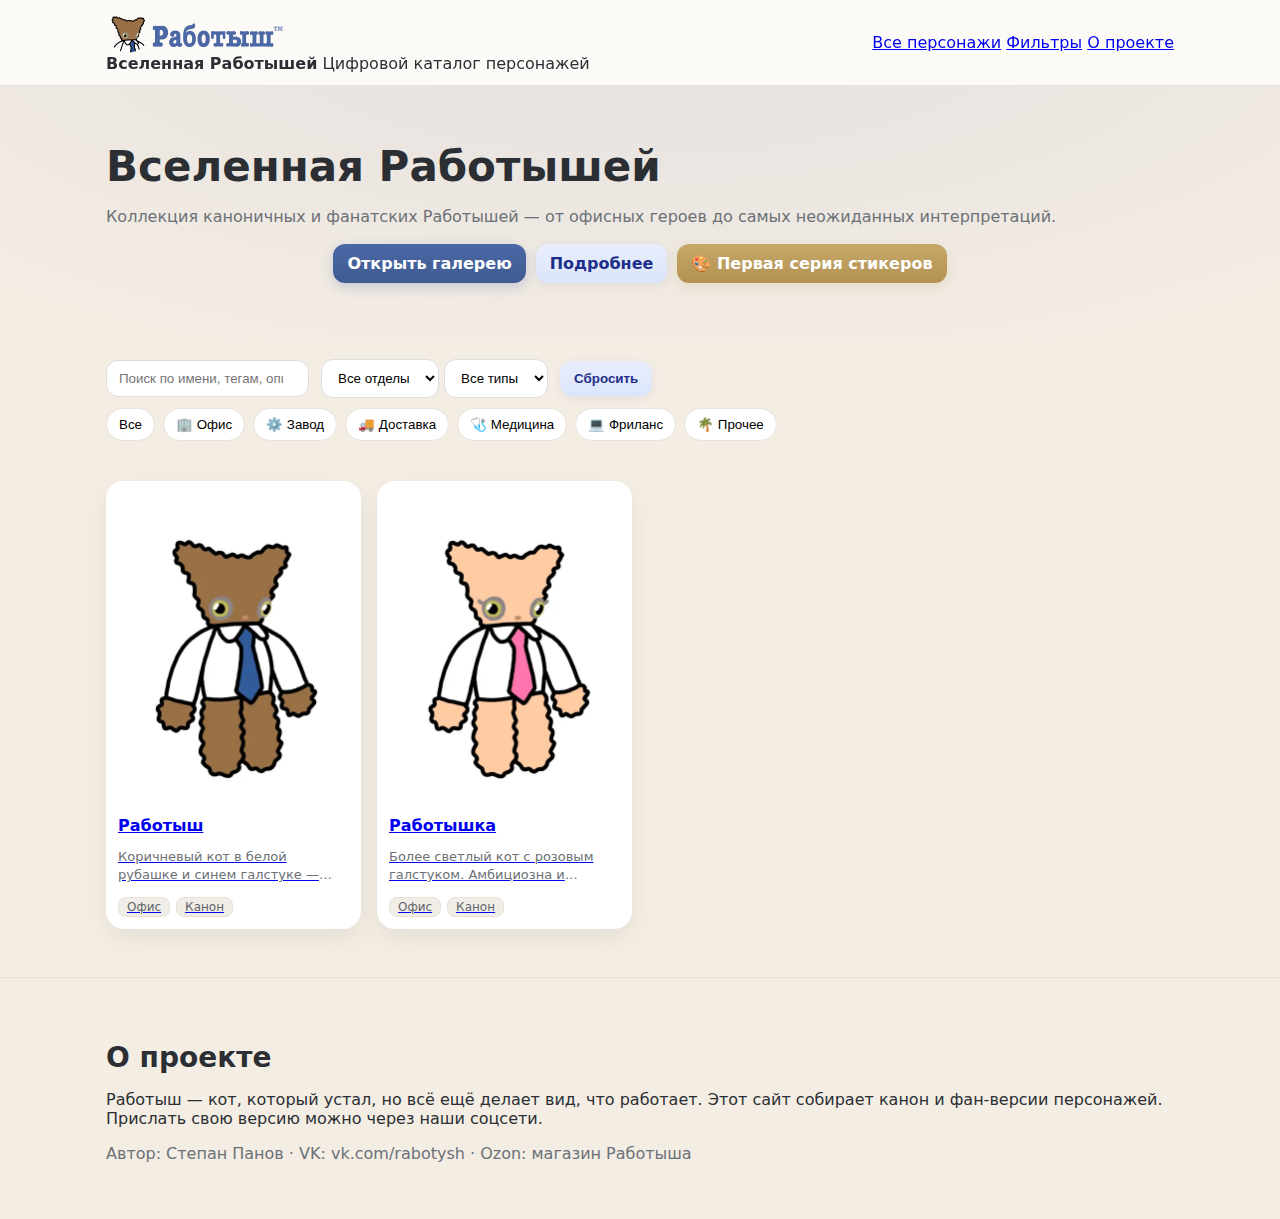
<file: index.html>
<!doctype html>
<html lang="ru">
<head>
  <meta charset="utf-8">
  <meta name="viewport" content="width=device-width,initial-scale=1">
  <title>Вселенная Работышей</title>

  <!-- 🌐 Мета -->
  <meta name="description" content="Вселенная Работышей — цифровой каталог персонажей. Коллекция каноничных и фанатских Работышей.">
  <meta property="og:image" content="images/logo.png?v=3">

  <!-- 🎨 Стили -->
  <link rel="stylesheet" href="styles.css?v=3">

  <!-- 📱 Иконки -->
  <link rel="icon" type="image/png" sizes="32x32" href="favicon-32x32.png?v=3">
  <link rel="icon" type="image/png" sizes="16x16" href="favicon-16x16.png?v=3">
  <link rel="apple-touch-icon" sizes="180x180" href="apple-touch-icon.png?v=3">
  <link rel="manifest" href="site.webmanifest?v=3">
</head>

<body>
  <!-- 🔹 ШАПКА -->
  <header class="site-header">
    <div class="container" style="display:flex;align-items:center;justify-content:space-between;padding:12px 16px">
      <div class="brand">
        <a href="/" class="logo">
          <img src="images/logo.png?v=3" alt="Работыш">
        </a>
        <div class="brand-text">
          <strong>Вселенная Работышей</strong>
          <span>Цифровой каталог персонажей</span>
        </div>
      </div>
      <nav class="nav">
        <a href="#" data-jump="gallery">Все персонажи</a>
        <a href="#" data-jump="filters">Фильтры</a>
        <a href="#" data-jump="about">О проекте</a>
      </nav>
    </div>
  </header>

  <!-- 🔹 ОСНОВНОЙ КОНТЕНТ -->
  <main>
    <!-- HERO -->
    <section class="hero">
      <div class="container hero-inner">
        <h1>Вселенная Работышей</h1>
        <p class="lead">Коллекция каноничных и фанатских Работышей — от офисных героев до самых неожиданных интерпретаций.</p>
        <div class="hero-actions">
          <a class="btn" href="#" data-jump="gallery">Открыть галерею</a>
          <a class="btn btn-quiet" href="#" data-jump="about">Подробнее</a>
          <a class="btn btn-special" href="stickers1/">🎨 Первая серия стикеров</a>
        </div>
      </div>
    </section>

    <!-- FILTERS -->
    <section id="filters" class="filters">
      <div class="container">
        <div class="filters-row">
          <div class="search">
            <input id="q" type="search" placeholder="Поиск по имени, тегам, описанию…">
          </div>
          <div class="selects">
            <select id="f-dept">
              <option value="">Все отделы</option>
              <option value="office">Офис</option>
              <option value="factory">Завод</option>
              <option value="delivery">Доставка</option>
              <option value="med">Медицина</option>
              <option value="freelance">Фриланс</option>
              <option value="other">Другое</option>
            </select>
            <select id="f-type">
              <option value="">Все типы</option>
              <option value="canon">Канон</option>
              <option value="fanart">Фан</option>
            </select>
          </div>
          <button id="reset" class="btn btn-quiet">Сбросить</button>
        </div>

        <div class="pills" aria-label="Быстрые разделы">
          <button class="pill" data-dept="">Все</button>
          <button class="pill" data-dept="office">🏢 Офис</button>
          <button class="pill" data-dept="factory">⚙️ Завод</button>
          <button class="pill" data-dept="delivery">🚚 Доставка</button>
          <button class="pill" data-dept="med">🩺 Медицина</button>
          <button class="pill" data-dept="freelance">💻 Фриланс</button>
          <button class="pill" data-dept="other">🌴 Прочее</button>
        </div>
      </div>
    </section>

    <!-- GALLERY -->
    <section id="gallery" class="gallery">
      <div class="container">
        <div id="grid" class="grid" aria-live="polite"></div>
        <div id="empty" class="empty" hidden>Ничего не найдено. Возможно, этот Работыш в отпуске.</div>
      </div>
    </section>

    <!-- ABOUT -->
    <section id="about" class="about">
      <div class="container">
        <h2>О проекте</h2>
        <p>
          Работыш — кот, который устал, но всё ещё делает вид, что работает. Этот сайт собирает канон и фан-версии персонажей.
          Прислать свою версию можно через наши соцсети.
        </p>
        <p class="muted">Автор: Степан Панов · VK: vk.com/rabotysh · Ozon: магазин Работыша</p>
      </div>
    </section>
  </main>

  <!-- 🔹 МОДАЛ -->
  <dialog id="modal" class="modal">
    <button class="modal-close" aria-label="Закрыть">✕</button>
    <div class="modal-body">
      <div class="modal-media"><img id="m-img" alt=""></div>
      <div class="modal-meta">
        <h3 id="m-name"></h3>
        <p id="m-desc"></p>
        <div class="meta-rows">
          <div class="meta-row"><span>Отдел:</span> <span id="m-dept"></span></div>
          <div class="meta-row"><span>Тип:</span> <span id="m-type"></span></div>
          <div class="meta-row" id="m-author-row"><span>Автор:</span> <span id="m-author"></span></div>
          <div class="meta-row" id="m-links-row"><span>Ссылки:</span> <span id="m-links"></span></div>
        </div>
      </div>
    </div>
  </dialog>

  <!-- ⚙️ СКРИПТ -->
  <script src="app.js?v=3"></script>
  <noscript>Для работы галереи нужен JavaScript.</noscript>
</body>
</html>
</file>
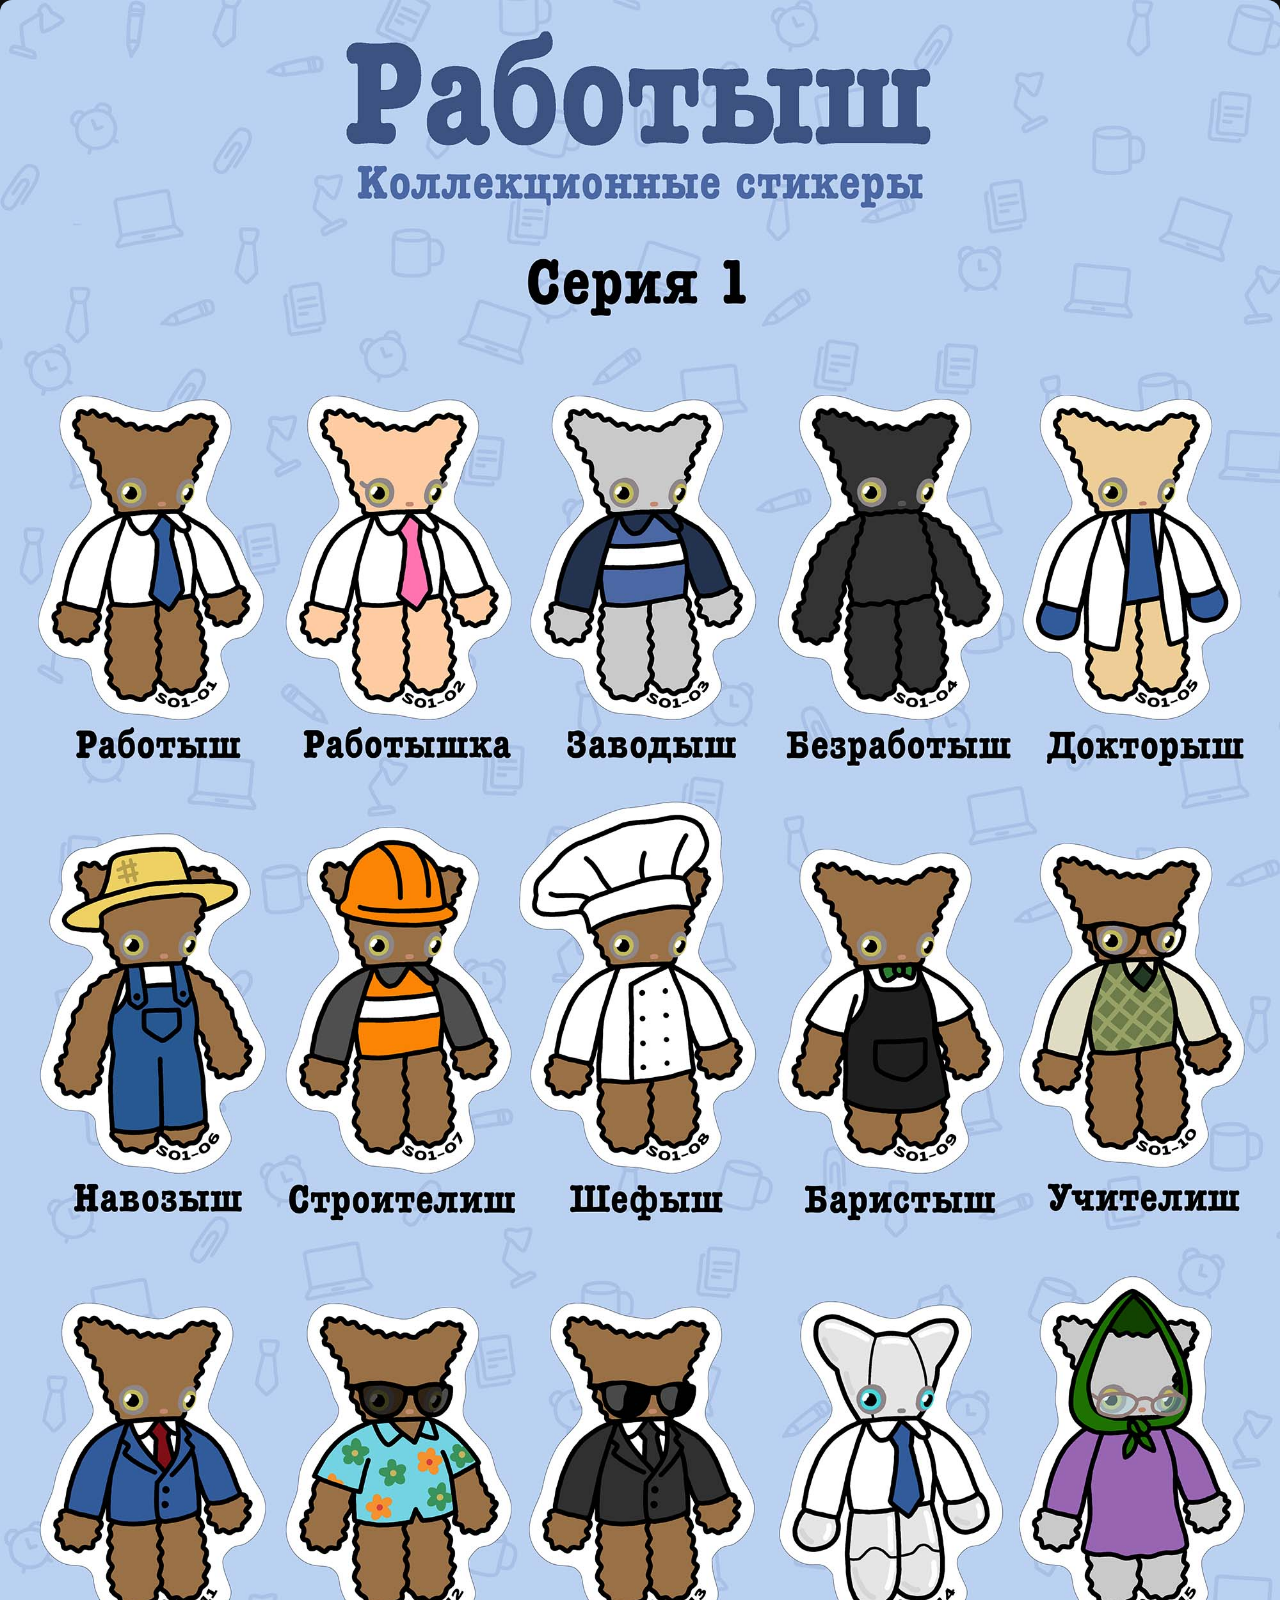
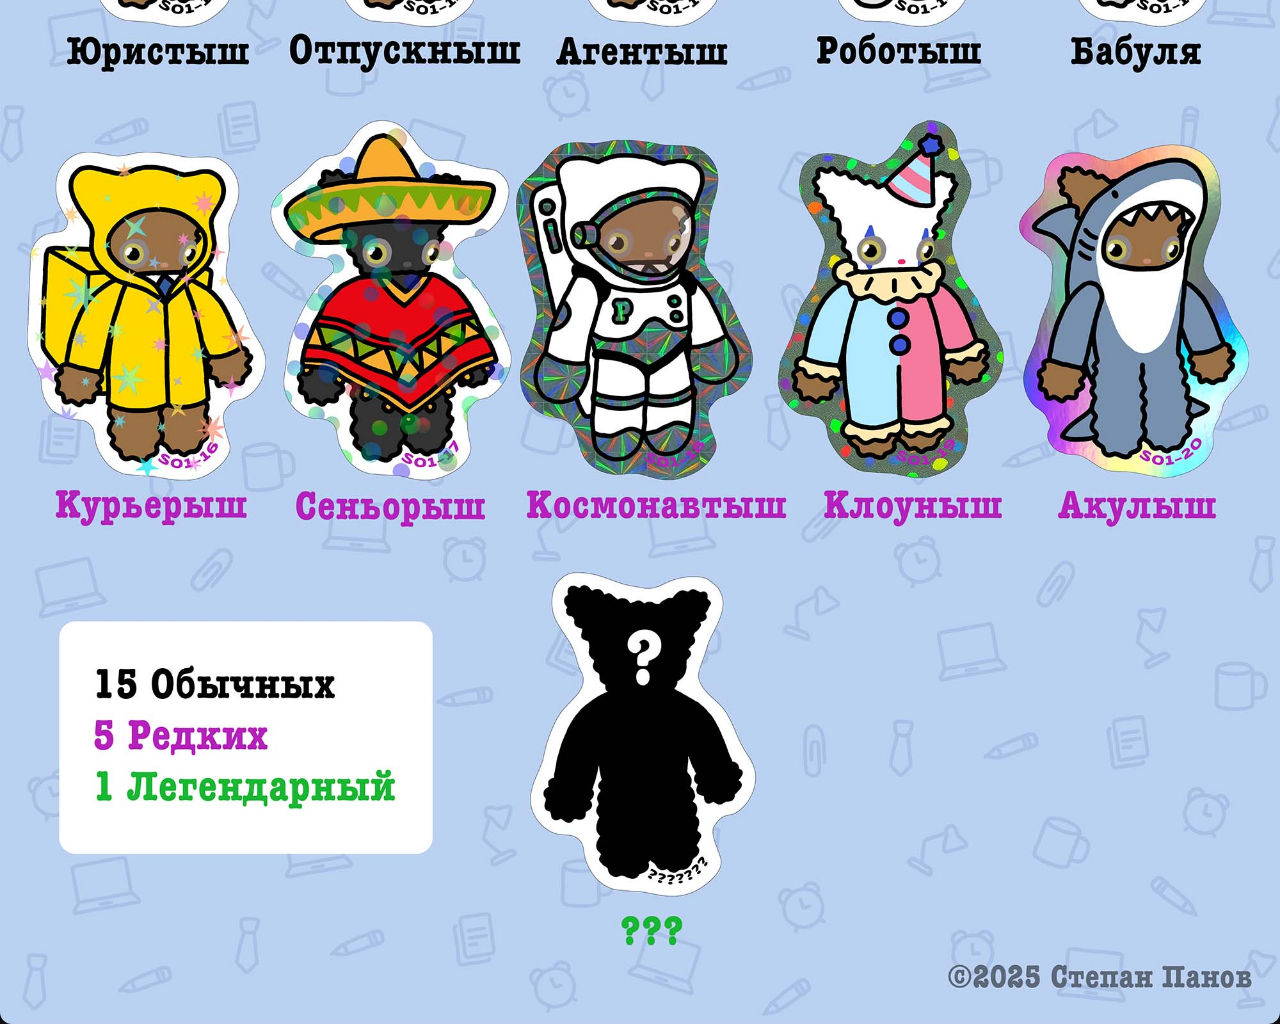
<file: stickers1/index.html>
<!doctype html>
<html lang="ru">
<head>
  <link rel="apple-touch-icon" sizes="180x180" href="/apple-touch-icon.png">
<link rel="icon" type="image/png" sizes="32x32" href="/favicon-32x32.png">
<link rel="icon" type="image/png" sizes="16x16" href="/favicon-16x16.png">
<link rel="manifest" href="/site.webmanifest">
  <meta charset="utf-8" />
  <meta name="viewport" content="width=device-width, initial-scale=1" />
  <title>Работыш — Стикеры Серия 1</title>
  <style>
    body{margin:0;background:#111;display:flex;justify-content:center;align-items:center;min-height:100vh}
    img{max-width:100%;height:auto;border-radius:12px;box-shadow:0 10px 30px rgba(0,0,0,.5)}
  </style>
</head>
<body>
  <img src="stickers1-full.jpg" alt="Стикеры Работыш Серия 1">
</body>
</html>
</file>
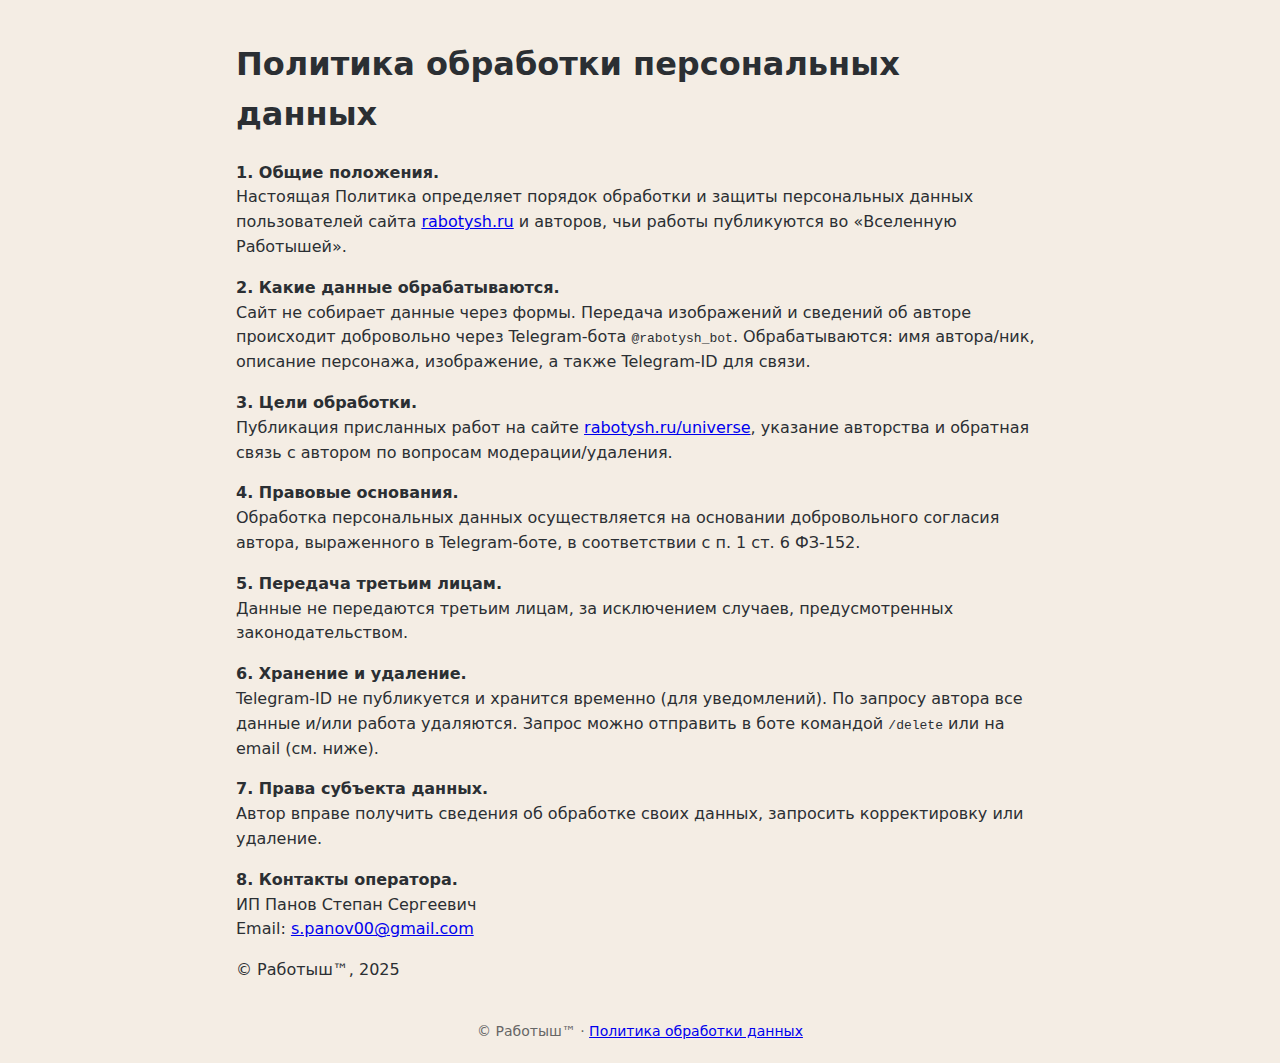
<file: privacy.html>
<!doctype html>
<html lang="ru">
<head>
  <meta charset="utf-8">
  <meta name="viewport" content="width=device-width,initial-scale=1">
  <title>Политика обработки персональных данных — Работыш</title>
  <meta name="theme-color" content="#F4EDE4">
  <link rel="stylesheet" href="/styles.css">
  <meta name="robots" content="index,follow">
</head>
<body>
  <main style="max-width:840px;margin:40px auto;padding:0 16px;line-height:1.55;">
    <h1>Политика обработки персональных данных</h1>

    <p><strong>1. Общие положения.</strong><br>
      Настоящая Политика определяет порядок обработки и защиты персональных данных пользователей сайта
      <a href="https://rabotysh.ru">rabotysh.ru</a> и авторов, чьи работы публикуются во «Вселенную Работышей».</p>

    <p><strong>2. Какие данные обрабатываются.</strong><br>
      Сайт не собирает данные через формы. Передача изображений и сведений об авторе происходит
      добровольно через Telegram-бота <code>@rabotysh_bot</code>. Обрабатываются: имя автора/ник,
      описание персонажа, изображение, а также Telegram-ID для связи.</p>

    <p><strong>3. Цели обработки.</strong><br>
      Публикация присланных работ на сайте <a href="https://rabotysh.ru/universe">rabotysh.ru/universe</a>,
      указание авторства и обратная связь с автором по вопросам модерации/удаления.</p>

    <p><strong>4. Правовые основания.</strong><br>
      Обработка персональных данных осуществляется на основании добровольного согласия автора,
      выраженного в Telegram-боте, в соответствии с п. 1 ст. 6 ФЗ-152.</p>

    <p><strong>5. Передача третьим лицам.</strong><br>
      Данные не передаются третьим лицам, за исключением случаев, предусмотренных законодательством.</p>

    <p><strong>6. Хранение и удаление.</strong><br>
      Telegram-ID не публикуется и хранится временно (для уведомлений). По запросу автора все данные
      и/или работа удаляются. Запрос можно отправить в боте командой <code>/delete</code>
      или на email (см. ниже).</p>

    <p><strong>7. Права субъекта данных.</strong><br>
      Автор вправе получить сведения об обработке своих данных, запросить корректировку или удаление.</p>

    <p><strong>8. Контакты оператора.</strong><br>
      ИП Панов Степан Сергеевич<br>
      Email: <a href="mailto:s.panov00@gmail.com">s.panov00@gmail.com</a></p>

    <p>© Работыш™, 2025</p>
  </main>

  <footer style="text-align:center;font-size:14px;color:#666;margin:24px 0;">
    © Работыш™ · <a href="/privacy.html">Политика обработки данных</a>
  </footer>
</body>
</html>
</file>
<file: styles.css>
:root{
  --bg:#F4EDE4; 
  --card:#fff; 
  --text:#2B2F33; 
  --muted:#6C7177; 
  --accent:#4A68A4; /* фирменный синий */
  --radius:18px; 
  --shadow:0 10px 24px rgba(0,0,0,.06);
}

/* base */
*{box-sizing:border-box}
body{
  margin:0;
  background:var(--bg);
  color:var(--text);
  font-family:Inter, system-ui, -apple-system, Segoe UI, Roboto, Arial, sans-serif;
}
.container{max-width:1100px;margin:0 auto;padding:0 16px}

/* header */
.site-header{
  position:sticky; top:0; z-index:50;
  background:rgba(255,255,255,.7);
  backdrop-filter:blur(8px);
  border-bottom:1px solid #e9e3da;
}
.header-inner{display:flex;align-items:center;justify-content:space-between;padding:10px 16px}
.logo img{height:42px;width:auto;display:block}

/* hero */
.hero{
  padding:56px 0;
  background:radial-gradient(1000px 400px at 50% -100px,rgba(74,104,164,.10),transparent);
}
.hero h1{font-size:42px;margin:0 0 8px}
.lead{color:var(--muted)}
.hero-actions{margin-top:18px;display:flex;gap:10px;flex-wrap:wrap;justify-content:center}

/* buttons */
.btn{
  background:var(--accent);
  color:#fff;
  border:none;
  border-radius:12px;
  padding:10px 14px;
  font-weight:600;
  text-decoration:none;
  transition:opacity .2s, transform .15s;
}
.btn:hover{
  opacity:.9;
  transform:translateY(-1px);
}
.btn-quiet{
  background:#e9eefb;
  color:#1d2f8a;
}
.btn-special{
  background:#C6A869;
  color:#fff;
}

/* filters */
.filters{padding:20px 0}
.filters-row{display:flex;gap:12px;align-items:center;flex-wrap:wrap}
.search input,.selects select{
  padding:10px 12px;
  border-radius:12px;
  border:1px solid #ddd;
  background:#fff;
}
.pills{margin-top:10px;display:flex;gap:8px;flex-wrap:wrap}
.pill{
  background:#fff;
  border:1px solid #e6e2da;
  border-radius:999px;
  padding:8px 12px;
  cursor:pointer;
}

/* gallery */
.gallery{padding:20px 0 48px}
.grid{
  display:grid;
  grid-template-columns:repeat(auto-fill,minmax(220px,1fr));
  gap:16px;
}
.card{
  background:var(--card);
  border-radius:var(--radius);
  box-shadow:var(--shadow);
  overflow:hidden;
  transition:transform .15s ease;
}
.card:hover{transform:translateY(-3px)}
.thumb{width:100%;aspect-ratio:4/5;object-fit:cover;background:#f5f1ea}
.card-body{padding:12px}
.card h3{margin:0 0 4px;font-size:16px}
.desc{
  color:var(--muted);
  font-size:13px;
  line-height:1.4;
  -webkit-line-clamp:2;
  display:-webkit-box;
  -webkit-box-orient:vertical;
  overflow:hidden;
}
.meta{
  margin-top:8px;
  font-size:12px;
  color:#61656b;
  display:flex;
  gap:6px;
  flex-wrap:wrap;
}
.meta .chip{
  background:#f1eee8;
  border:1px solid #e7e1d9;
  border-radius:8px;
  padding:2px 8px;
}

/* about */
.about{padding:40px 0;border-top:1px solid #e9e3da}
.about h2{font-size:28px;margin-bottom:10px}
.about .muted{color:var(--muted)}

/* footer universal */
.footer{
  border-top:1px solid #e9e3da;
  background:rgba(255,255,255,.5);
  padding:24px 0;
}
.footer-inner{
  display:flex;
  align-items:center;
  justify-content:flex-start;
  gap:16px;
  flex-wrap:wrap;
  color:#6C7177;
  font-size:14px;
}
.footer-left{
  display:flex;
  align-items:center;
  gap:10px;
}
.footer-copy{
  margin-left:8px;
  line-height:1.4;
}
.footer .icon{
  width:32px;
  height:32px;
  opacity:0.85;
  transition:opacity .2s, transform .2s;
}
.footer .icon:hover{
  opacity:1;
  transform:scale(1.1);
}

/* 📱 mobile footer layout */
@media (max-width:720px){
  .footer-inner{
    flex-direction:column;
    align-items:flex-start;
    gap:6px;
  }
  .footer-copy{
    margin-left:0;
  }
}

/* insurance: any .icon */
img.icon{ width:32px; height:32px; object-fit:contain; display:inline-block; }

/* mobile tweaks */
@media (max-width:720px){
  .logo img{height:36px}
  .hero{padding:32px 0}
  .hero h1{font-size:28px}
  .lead{font-size:14px}
}

/* modal */
.rb-modal{
  width:min(920px, calc(100% - 24px));
  border:none;
  border-radius:18px;
  padding:0;
  box-shadow:0 20px 60px rgba(0,0,0,.25);
}
.rb-modal::backdrop{ background:rgba(0,0,0,.35); }
.rb-modal__close{
  position:absolute; right:10px; top:10px;
  background:#fff; border:1px solid #e9e3da; border-radius:10px;
  padding:6px 10px; cursor:pointer;
}
.rb-modal__body{ display:flex; gap:16px; padding:16px; }
.rb-modal__media img{ max-width:360px; width:100%; height:auto; border-radius:14px; background:#f5f1ea; }
.rb-modal__meta{ flex:1; min-width:0; }
@media (max-width:720px){
  .rb-modal__body{ flex-direction:column; }
  .rb-modal__media img{ max-width:100%; }
}

/* Telegram button */
.btn-tg {
  display:inline-flex;
  align-items:center;
  justify-content:center;
  background:#4A68A4;
  color:#fff;
  font-weight:700;
  border:none;
  border-radius:12px;
  height:var(--ctrl-h);
  line-height:var(--ctrl-h);
  padding:0 16px;
  margin:0 0 12px 0;
  text-decoration:none;
  transition:opacity .2s;
  box-sizing:border-box;
}
.btn-tg:hover { opacity:.92; }

/* 📱 full-width Telegram button on mobile */
@media (max-width:720px) {
  .btn-tg {
    display:block;
    width:100%;
    text-align:center;
  }
}

/* =========================================================
   Enhancements: mobile header fix + lively buttons
   ========================================================= */

/* 1) Адаптивный фикс шапки: перенос и полноширинные кнопки на мобиле */
.site-header .header-inner{
  display:flex;
  align-items:center;
  justify-content:space-between;
  gap:12px;
  flex-wrap:wrap;              /* позволяем перенос */
}

.nav-main{
  display:flex;
  gap:10px;
  flex-wrap:wrap;              /* переносим кнопки */
}

.nav-main .btn{
  min-width:140px;             /* было 170px внутри страниц — ужмём на мобиле */
  padding:10px 14px;
  white-space:nowrap;
}

@media (max-width:520px){
  .nav-main .btn{
    flex:1 1 100%;             /* каждая кнопка в свою строку */
    min-width:0;
    text-align:center;
  }
}

/* 2) Лёгкий градиент, hover/active/focus для кнопок */
.btn{
  background: linear-gradient(180deg, var(--accent) 0%, #3f5b92 100%);
  box-shadow: 0 4px 12px rgba(74,104,164,.25);
  transition: transform .15s ease, box-shadow .2s ease, filter .2s ease, opacity .2s;
}
.btn:hover{
  transform: translateY(-1px);
  box-shadow: 0 6px 16px rgba(74,104,164,.28);
  filter: saturate(1.05);
}
.btn:active{
  transform: translateY(0);
  box-shadow: 0 3px 8px rgba(74,104,164,.22) inset, 0 2px 6px rgba(0,0,0,.12);
}
.btn:focus-visible{
  outline: 2px solid #9fb4df;
  outline-offset: 2px;
}

/* спец-кнопка — тёплый золотистый градиент */
.btn-special{
  background: linear-gradient(180deg, #C6A869 0%, #b29253 100%);
  color:#fff;
  box-shadow: 0 4px 12px rgba(198,168,105,.22);
}
.btn-special:hover{
  box-shadow: 0 6px 16px rgba(198,168,105,.26);
  filter: saturate(1.05);
}
.btn-special:active{
  box-shadow: 0 3px 8px rgba(198,168,105,.22) inset, 0 2px 6px rgba(0,0,0,.12);
}

/* спокойная вторичная */
.btn-quiet{
  background: linear-gradient(180deg, #e9eefb 0%, #dbe5fa 100%);
  color:#1d2f8a;
  box-shadow: 0 2px 8px rgba(29,47,138,.08);
}
.btn-quiet:hover{
  box-shadow: 0 4px 12px rgba(29,47,138,.10);
}
/* --- header buttons: home icon + compact ozon on mobile --- */
.btn-icon{
  display:inline-flex;
  align-items:center;
  justify-content:center;
  width:44px;                 /* квадратная кнопка */
  min-width:44px;
  height:var(--ctrl-h);
  padding:0;                  /* без внутренних отступов */
}

.btn-icon svg{
  width:20px; height:20px;    /* размер иконки */
  fill:#fff;
}

.btn-ozon{
  /* базово такой же размер, но можно дать микро-ужатие текста */
}

@media (max-width:520px){
  .nav-main .btn{ min-width:auto; }
  .btn-ozon{
    font-size:14px;           /* было ~16 — делаем компактнее на мобиле */
    padding:8px 12px;         /* чуть меньше отступы */
    height:38px;              /* немного ниже, чтобы влезать рядом с домиком */
    line-height:38px;
  }
  .btn-icon{
    height:38px;              /* выровнять по высоте с .btn-ozon */
  }
}
</file>
